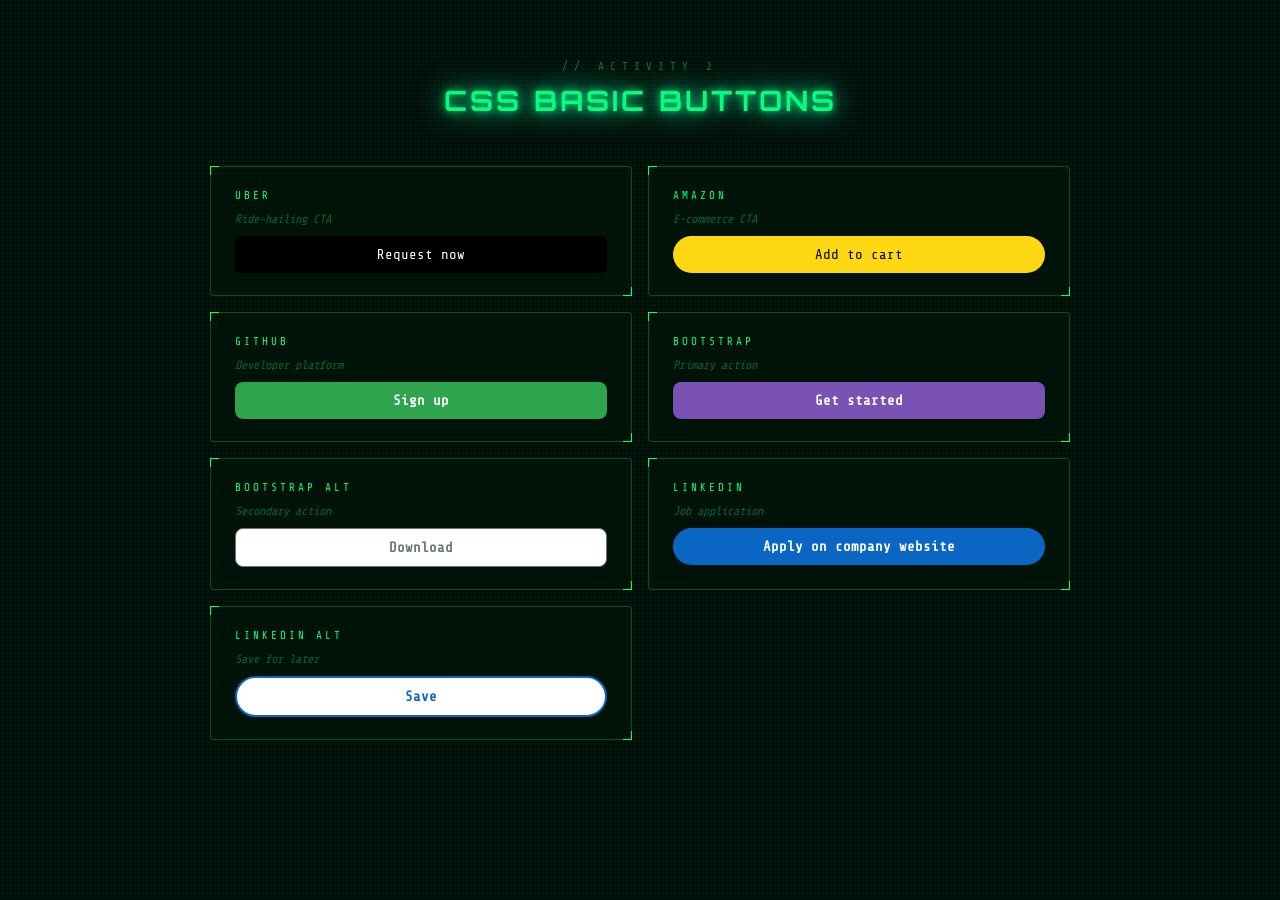
<file: olsenrey activities/Activity 2.html>
<!DOCTYPE html>
<html>
<head>
    <title>⚡ CSS Buttons</title>
    <style>
        @import url('https://fonts.googleapis.com/css2?family=Orbitron:wght@700&family=Share+Tech+Mono&display=swap');
        * { margin: 0; padding: 0; box-sizing: border-box; }
        body {
            font-family: 'Share Tech Mono', monospace;
            background: #020c06;
            min-height: 100vh;
            color: white;
            padding: 60px 40px 80px;
            display: flex;
            flex-direction: column;
            align-items: center;
            overflow-x: hidden;
        }
        body::before {
            content: '';
            position: fixed; inset: 0;
            background:
                repeating-linear-gradient(0deg, transparent, transparent 2px, rgba(0,255,128,0.03) 2px, rgba(0,255,128,0.03) 4px),
                repeating-linear-gradient(90deg, transparent, transparent 2px, rgba(0,255,128,0.02) 2px, rgba(0,255,128,0.02) 4px);
            z-index: 0; pointer-events: none;
        }
        .page-header, .btn-grid { position: relative; z-index: 1; }

        .page-header { text-align: center; margin-bottom: 48px; }
        .page-tag { font-size: 11px; letter-spacing: 6px; text-transform: uppercase; color: rgba(0,255,128,0.45); margin-bottom: 10px; }
        .page-title {
            font-family: 'Orbitron', sans-serif;
            font-size: 28px; font-weight: 700;
            color: #00ff80;
            text-shadow: 0 0 10px #00ff80, 0 0 30px #00ffcc;
            letter-spacing: 3px;
        }

        .btn-grid {
            display: grid;
            grid-template-columns: repeat(auto-fit, minmax(280px, 1fr));
            gap: 16px;
            width: 100%; max-width: 860px;
        }
        .btn-card {
            background: rgba(0, 20, 10, 0.85);
            border: 1px solid rgba(0, 255, 128, 0.25);
            border-radius: 4px;
            padding: 22px 24px;
            display: flex; flex-direction: column; gap: 10px;
            transition: border-color 0.3s, box-shadow 0.3s;
            position: relative;
        }
        .btn-card::before, .btn-card::after {
            content: ''; position: absolute;
            width: 8px; height: 8px;
            border-color: #00ff80; border-style: solid;
        }
        .btn-card::before { top: -1px; left: -1px; border-width: 1px 0 0 1px; }
        .btn-card::after  { bottom: -1px; right: -1px; border-width: 0 1px 1px 0; }
        .btn-card:hover { border-color: rgba(0,255,128,0.5); box-shadow: 0 0 20px rgba(0,255,128,0.1); }
        .btn-brand { font-size: 11px; letter-spacing: 3px; color: #00ff80; text-transform: uppercase; }
        .btn-desc  { font-size: 12px; color: rgba(0,255,128,0.35); font-style: italic; }

        .uberbutton        { background:#000; border:none; color:#fff; padding:11px 24px; font-size:14px; cursor:pointer; font-family:inherit; border-radius:6px; }
        .amazonbutton      { background:rgb(255,216,20); border:none; color:#000; padding:11px 24px; font-size:14px; border-radius:49px; cursor:pointer; font-family:inherit; }
        .githubbutton      { background:rgb(46,164,79); border:none; color:#fff; padding:11px 24px; font-size:14px; border-radius:8px; font-weight:bold; cursor:pointer; font-family:inherit; }
        .bootstrapbutton   { background:rgb(121,82,179); border:none; color:#fff; padding:11px 24px; font-size:14px; font-weight:bold; border-radius:8px; cursor:pointer; font-family:inherit; }
        .bootstrap2button  { background:#fff; border:1px solid rgb(108,117,125); color:rgb(108,117,125); padding:11px 24px; font-size:14px; font-weight:bold; border-radius:8px; cursor:pointer; font-family:inherit; }
        .linkedinbutton    { background:rgb(10,102,194); border:none; color:#fff; padding:11px 24px; font-size:14px; font-weight:bold; border-radius:49px; cursor:pointer; font-family:inherit; }
        .linkedin2button   { background:#fff; border:2px solid rgb(10,102,194); color:rgb(10,102,194); padding:11px 24px; font-size:14px; font-weight:bold; border-radius:49px; cursor:pointer; font-family:inherit; }
    </style>
</head>
<body>
    <div class="page-header">
        <p class="page-tag">// Activity 2</p>
        <h1 class="page-title">CSS BASIC BUTTONS</h1>
    </div>

    <div class="btn-grid">
        <div class="btn-card">
            <span class="btn-brand">Uber</span>
            <span class="btn-desc">Ride-hailing CTA</span>
            <button class="uberbutton">Request now</button>
        </div>
        <div class="btn-card">
            <span class="btn-brand">Amazon</span>
            <span class="btn-desc">E-commerce CTA</span>
            <button class="amazonbutton">Add to cart</button>
        </div>
        <div class="btn-card">
            <span class="btn-brand">GitHub</span>
            <span class="btn-desc">Developer platform</span>
            <button class="githubbutton">Sign up</button>
        </div>
        <div class="btn-card">
            <span class="btn-brand">Bootstrap</span>
            <span class="btn-desc">Primary action</span>
            <button class="bootstrapbutton">Get started</button>
        </div>
        <div class="btn-card">
            <span class="btn-brand">Bootstrap Alt</span>
            <span class="btn-desc">Secondary action</span>
            <button class="bootstrap2button">Download</button>
        </div>
        <div class="btn-card">
            <span class="btn-brand">LinkedIn</span>
            <span class="btn-desc">Job application</span>
            <button class="linkedinbutton">Apply on company website</button>
        </div>
        <div class="btn-card">
            <span class="btn-brand">LinkedIn Alt</span>
            <span class="btn-desc">Save for later</span>
            <button class="linkedin2button">Save</button>
        </div>
    </div>
</body>
</html>
</file>
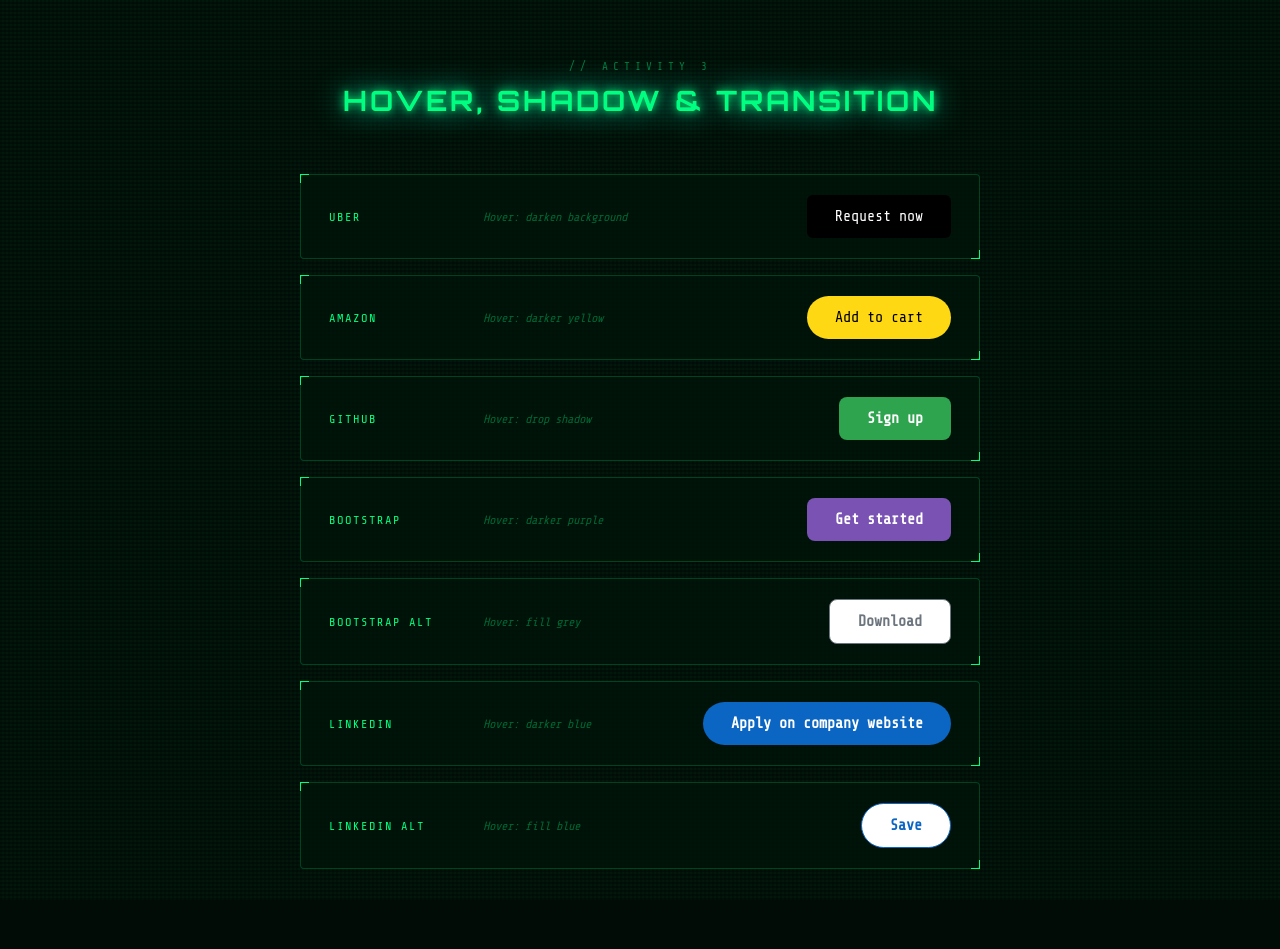
<file: olsenrey activities/Activity 3.html>
<!DOCTYPE html>
<html>
<head>
    <title>⚡ Hover & Transition</title>
    <link rel="stylesheet" type="text/css" href="3.css">
</head>
<body>

    <div class="page-header">
        <p class="page-tag">// Activity 3</p>
        <h1 class="page-title">HOVER, SHADOW & TRANSITION</h1>
    </div>

    <div class="btn-list">
        <div class="btn-row">
            <span class="btn-brand">Uber</span>
            <span class="btn-desc">Hover: darken background</span>
            <button class="uberbutton">Request now</button>
        </div>
        <div class="btn-row">
            <span class="btn-brand">Amazon</span>
            <span class="btn-desc">Hover: darker yellow</span>
            <button class="amazonbutton">Add to cart</button>
        </div>
        <div class="btn-row">
            <span class="btn-brand">GitHub</span>
            <span class="btn-desc">Hover: drop shadow</span>
            <button class="githubbutton">Sign up</button>
        </div>
        <div class="btn-row">
            <span class="btn-brand">Bootstrap</span>
            <span class="btn-desc">Hover: darker purple</span>
            <button class="bootstrapbutton">Get started</button>
        </div>
        <div class="btn-row">
            <span class="btn-brand">Bootstrap Alt</span>
            <span class="btn-desc">Hover: fill grey</span>
            <button class="bootstrap2button">Download</button>
        </div>
        <div class="btn-row">
            <span class="btn-brand">LinkedIn</span>
            <span class="btn-desc">Hover: darker blue</span>
            <button class="linkedinbutton">Apply on company website</button>
        </div>
        <div class="btn-row">
            <span class="btn-brand">LinkedIn Alt</span>
            <span class="btn-desc">Hover: fill blue</span>
            <button class="linkedin2button">Save</button>
        </div>
    </div>

</body>
</html>
</file>
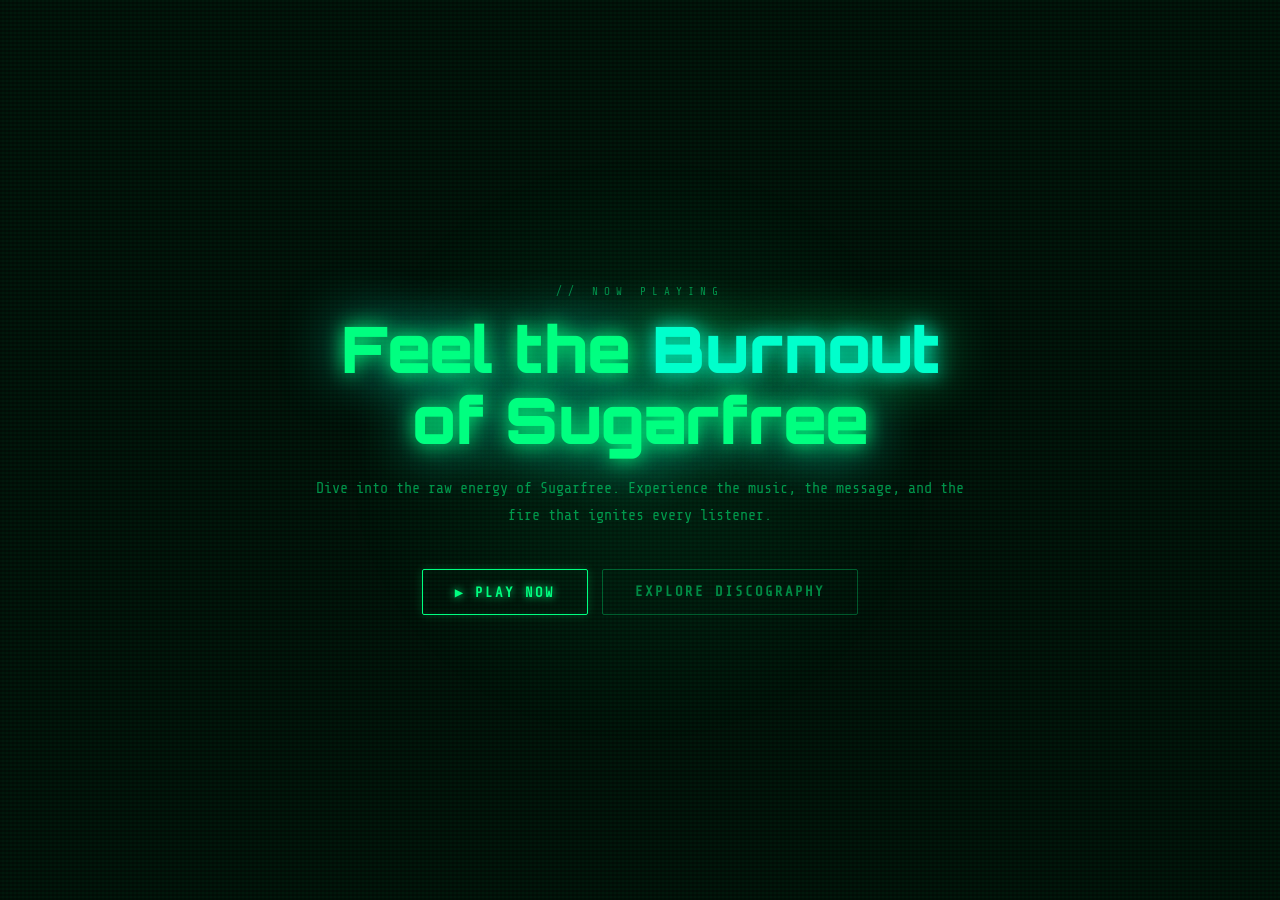
<file: olsenrey activities/Activity 5.html>
<!DOCTYPE html>
<html>
<head>
    <title>⚡ Hero Page</title>
    <style>
        @import url('https://fonts.googleapis.com/css2?family=Orbitron:wght@700;900&family=Share+Tech+Mono&display=swap');
        * { margin: 0; padding: 0; box-sizing: border-box; }
        body {
            font-family: 'Share Tech Mono', monospace;
            background: #020c06;
            min-height: 100vh;
            display: flex;
            align-items: center;
            justify-content: center;
            text-align: center;
            color: white;
            overflow: hidden;
            position: relative;
        }
        body::before {
            content: '';
            position: fixed; inset: 0;
            background:
                repeating-linear-gradient(0deg, transparent, transparent 2px, rgba(0,255,128,0.03) 2px, rgba(0,255,128,0.03) 4px),
                repeating-linear-gradient(90deg, transparent, transparent 2px, rgba(0,255,128,0.02) 2px, rgba(0,255,128,0.02) 4px);
            pointer-events: none;
        }
        body::after {
            content: '';
            position: absolute;
            width: 600px; height: 600px;
            background: radial-gradient(circle, rgba(0,255,128,0.08) 0%, transparent 70%);
            top: 50%; left: 50%;
            transform: translate(-50%, -50%);
            pointer-events: none;
        }
        .hero {
            position: relative; z-index: 1;
            max-width: 700px; padding: 40px 20px;
        }
        .hero-tag {
            font-size: 11px; letter-spacing: 6px;
            color: rgba(0,255,128,0.5); text-transform: uppercase; margin-bottom: 16px;
        }
        .hero-title {
            font-family: 'Orbitron', sans-serif;
            font-size: clamp(32px, 6vw, 64px);
            font-weight: 900; line-height: 1.1; margin-bottom: 20px;
            color: #00ff80;
            text-shadow: 0 0 20px #00ff80, 0 0 60px #00ffcc;
        }
        .hero-title span { color: #00ffcc; text-shadow: 0 0 20px #00ffcc, 0 0 60px #00ff80; }
        .hero-sub {
            font-size: 15px; color: rgba(0,255,128,0.55);
            line-height: 1.8; margin-bottom: 40px;
        }
        .hero-btns { display: flex; gap: 14px; justify-content: center; flex-wrap: wrap; }
        .btn-primary {
            padding: 14px 32px;
            background: transparent;
            color: #00ff80; font-weight: bold; font-size: 14px;
            border: 1px solid #00ff80; border-radius: 2px; cursor: pointer;
            transition: all 0.3s; font-family: inherit; letter-spacing: 2px;
            text-shadow: 0 0 8px #00ff80;
            box-shadow: 0 0 10px rgba(0,255,128,0.2), inset 0 0 10px rgba(0,255,128,0.05);
        }
        .btn-primary:hover {
            background: rgba(0,255,128,0.1);
            box-shadow: 0 0 25px rgba(0,255,128,0.4), inset 0 0 20px rgba(0,255,128,0.1);
            transform: translateY(-2px);
        }
        .btn-outline {
            padding: 14px 32px; background: transparent;
            color: rgba(0,255,128,0.5); font-weight: bold; font-size: 14px;
            border: 1px solid rgba(0,255,128,0.3); border-radius: 2px; cursor: pointer;
            transition: all 0.3s; font-family: inherit; letter-spacing: 2px;
        }
        .btn-outline:hover {
            color: #00ff80; border-color: #00ff80;
            box-shadow: 0 0 15px rgba(0,255,128,0.2);
            transform: translateY(-2px);
        }
    </style>
</head>
<body>
    <div class="hero">
        <p class="hero-tag">// Now Playing</p>
        <h1 class="hero-title">Feel the <span>Burnout</span><br>of Sugarfree</h1>
        <p class="hero-sub">Dive into the raw energy of Sugarfree. Experience the music, the message, and the fire that ignites every listener.</p>
        <div class="hero-btns">
            <button class="btn-primary">▶ PLAY NOW</button>
            <button class="btn-outline">EXPLORE DISCOGRAPHY</button>
        </div>
    </div>
</body>
</html>
</file>
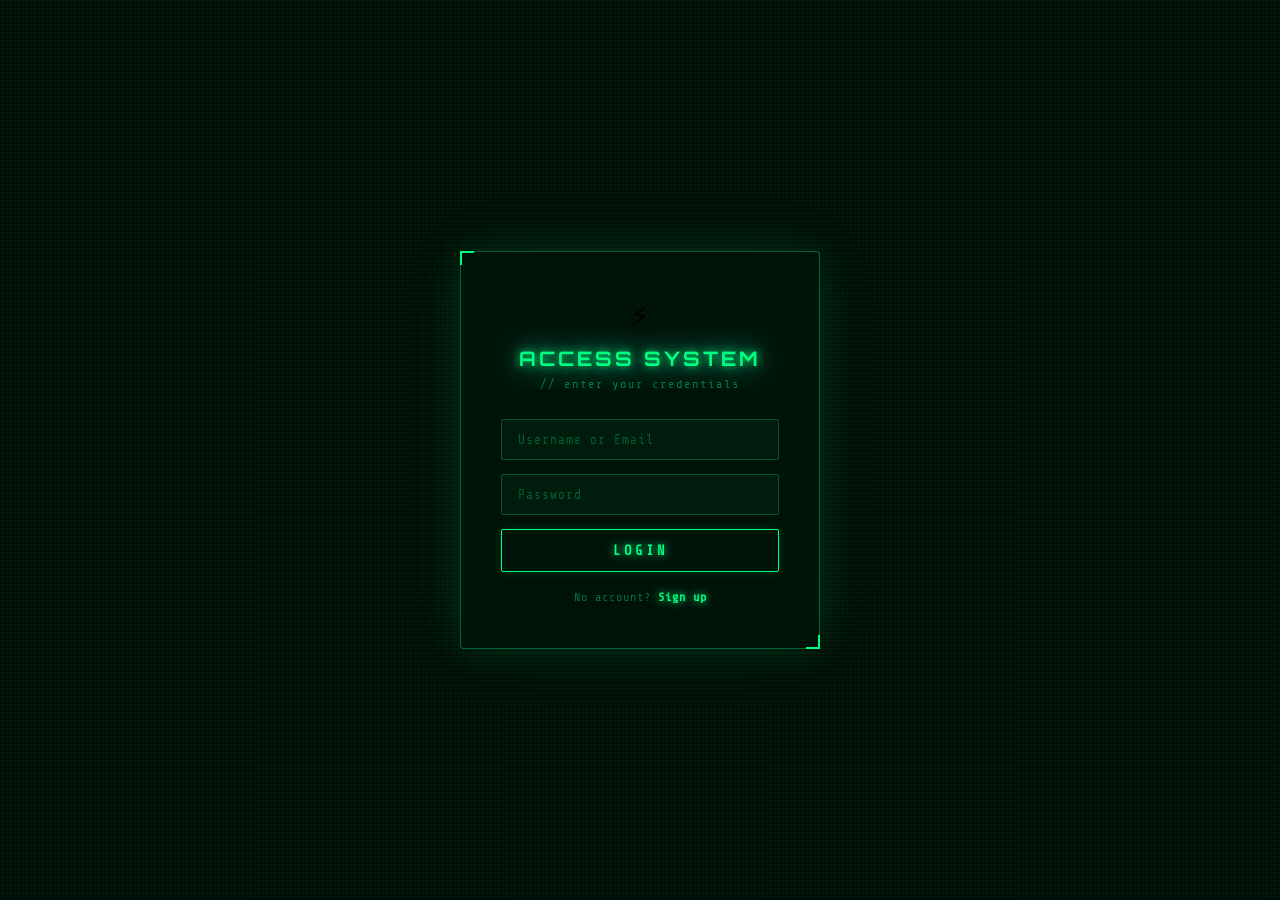
<file: olsenrey activities/Activity 6.html>
<!DOCTYPE html>
<html>
<head>
    <title>⚡ Login</title>
    <style>
        @import url('https://fonts.googleapis.com/css2?family=Orbitron:wght@700&family=Share+Tech+Mono&display=swap');
        * { margin: 0; padding: 0; box-sizing: border-box; }
        body {
            font-family: 'Share Tech Mono', monospace;
            background: #020c06;
            min-height: 100vh;
            display: flex;
            align-items: center;
            justify-content: center;
            overflow: hidden;
        }
        body::before {
            content: '';
            position: fixed; inset: 0;
            background:
                repeating-linear-gradient(0deg, transparent, transparent 2px, rgba(0,255,128,0.03) 2px, rgba(0,255,128,0.03) 4px),
                repeating-linear-gradient(90deg, transparent, transparent 2px, rgba(0,255,128,0.02) 2px, rgba(0,255,128,0.02) 4px);
            pointer-events: none;
        }
        .login-box {
            position: relative; z-index: 1;
            background: rgba(0, 20, 10, 0.85);
            border: 1px solid rgba(0, 255, 128, 0.35);
            border-radius: 4px;
            padding: 44px 40px;
            width: 360px;
            text-align: center;
            box-shadow: 0 0 40px rgba(0,255,128,0.1), 0 0 80px rgba(0,255,128,0.05);
        }
        .login-box::before, .login-box::after {
            content: ''; position: absolute;
            width: 12px; height: 12px;
            border-color: #00ff80; border-style: solid;
        }
        .login-box::before { top: -1px; left: -1px; border-width: 2px 0 0 2px; }
        .login-box::after  { bottom: -1px; right: -1px; border-width: 0 2px 2px 0; }

        .login-box .icon { font-size: 32px; margin-bottom: 12px; }
        .login-box h1 {
            font-family: 'Orbitron', sans-serif;
            font-size: 20px; margin-bottom: 6px;
            color: #00ff80;
            text-shadow: 0 0 10px #00ff80, 0 0 30px #00ffcc;
            letter-spacing: 3px;
        }
        .login-box p { color: rgba(0,255,128,0.45); font-size: 12px; margin-bottom: 28px; letter-spacing: 2px; }
        .login-box input {
            width: 100%; padding: 12px 16px; margin-bottom: 14px;
            border-radius: 2px; border: 1px solid rgba(0,255,128,0.25);
            background: rgba(0,255,128,0.04); color: #00ff80;
            font-size: 13px; outline: none; transition: border 0.3s, box-shadow 0.3s;
            font-family: inherit; letter-spacing: 1px;
        }
        .login-box input::placeholder { color: rgba(0,255,128,0.3); }
        .login-box input:focus { border-color: #00ff80; box-shadow: 0 0 10px rgba(0,255,128,0.2); }
        .login-box button {
            width: 100%; padding: 13px;
            background: transparent;
            color: #00ff80; font-weight: bold; font-size: 14px;
            border: 1px solid #00ff80; border-radius: 2px; cursor: pointer;
            transition: all 0.3s; font-family: inherit; letter-spacing: 3px;
            text-shadow: 0 0 8px #00ff80;
            box-shadow: 0 0 10px rgba(0,255,128,0.15), inset 0 0 10px rgba(0,255,128,0.05);
        }
        .login-box button:hover {
            background: rgba(0,255,128,0.1);
            box-shadow: 0 0 25px rgba(0,255,128,0.35), inset 0 0 20px rgba(0,255,128,0.08);
        }
        .login-box .link { margin-top: 18px; font-size: 12px; color: rgba(0,255,128,0.4); letter-spacing: 1px; }
        .login-box .link a { color: #00ff80; text-decoration: none; font-weight: bold; text-shadow: 0 0 8px #00ff80; }
    </style>
</head>
<body>
    <div class="login-box">
        <div class="icon">⚡</div>
        <h1>ACCESS SYSTEM</h1>
        <p>// enter your credentials</p>
        <input type="text" placeholder="Username or Email">
        <input type="password" placeholder="Password">
        <button>LOGIN</button>
        <div class="link">No account? <a href="#">Sign up</a></div>
    </div>
</body>
</html>
</file>
<file: olsenrey activities/3.css>
@import url('https://fonts.googleapis.com/css2?family=Orbitron:wght@700&family=Share+Tech+Mono&display=swap');
* { margin: 0; padding: 0; box-sizing: border-box; }
body {
    font-family: 'Share Tech Mono', monospace;
    background: #020c06;
    min-height: 100vh;
    color: white;
    padding: 60px 40px 80px;
    display: flex;
    flex-direction: column;
    align-items: center;
    overflow-x: hidden;
}
body::before {
    content: '';
    position: fixed; inset: 0;
    background:
        repeating-linear-gradient(0deg, transparent, transparent 2px, rgba(0,255,128,0.03) 2px, rgba(0,255,128,0.03) 4px),
        repeating-linear-gradient(90deg, transparent, transparent 2px, rgba(0,255,128,0.02) 2px, rgba(0,255,128,0.02) 4px);
    z-index: 0; pointer-events: none;
}
.page-header, .btn-list { position: relative; z-index: 1; }

.page-header { text-align: center; margin-bottom: 56px; }
.page-tag { font-size: 11px; letter-spacing: 5px; color: rgba(0,255,128,0.45); text-transform: uppercase; margin-bottom: 10px; }
.page-title {
    font-family: 'Orbitron', sans-serif;
    font-size: 28px; font-weight: 700;
    color: #00ff80;
    text-shadow: 0 0 10px #00ff80, 0 0 30px #00ffcc;
    letter-spacing: 3px;
}

.btn-list { display: flex; flex-direction: column; gap: 16px; width: 100%; max-width: 680px; }

.btn-row {
    display: flex; align-items: center; gap: 24px;
    background: rgba(0, 20, 10, 0.85);
    border: 1px solid rgba(0, 255, 128, 0.2); border-radius: 4px;
    padding: 20px 28px;
    transition: border-color 0.3s, box-shadow 0.3s;
    position: relative;
}
.btn-row::before, .btn-row::after {
    content: ''; position: absolute;
    width: 8px; height: 8px;
    border-color: #00ff80; border-style: solid;
}
.btn-row::before { top: -1px; left: -1px; border-width: 1px 0 0 1px; }
.btn-row::after  { bottom: -1px; right: -1px; border-width: 0 1px 1px 0; }
.btn-row:hover { border-color: rgba(0,255,128,0.5); box-shadow: 0 0 20px rgba(0,255,128,0.1); }

.btn-brand { width: 130px; flex-shrink: 0; font-size: 12px; letter-spacing: 2px; color: #00ff80; text-transform: uppercase; }
.btn-desc  { flex: 1; font-size: 12px; color: rgba(0,255,128,0.35); font-style: italic; }

.uberbutton { background-color: #000; border: none; color: white; padding: 13px 28px; font-size: 15px; cursor: pointer; font-family: inherit; border-radius: 6px; transition: background-color 0.5s ease; }
.uberbutton:hover { background-color: rgba(0,0,0,0.5); }

.amazonbutton { background-color: rgb(255,216,20); border: none; color: #000; padding: 13px 28px; font-size: 15px; border-radius: 49px; cursor: pointer; font-family: inherit; transition: background-color 0.5s ease; }
.amazonbutton:hover { background-color: rgb(207,178,31); }

.githubbutton { background-color: rgb(46,164,79); border: none; color: white; padding: 13px 28px; font-size: 15px; border-radius: 8px; font-weight: bold; cursor: pointer; font-family: inherit; transition: box-shadow 0.5s ease; }
.githubbutton:hover { box-shadow: 0 6px 18px rgba(0,0,0,0.8), 0 0 12px rgba(46,164,79,0.6); }

.bootstrapbutton { background-color: rgb(121,82,179); border: none; color: white; padding: 13px 28px; font-size: 15px; font-weight: bold; border-radius: 8px; cursor: pointer; font-family: inherit; transition: background-color 0.5s ease; }
.bootstrapbutton:hover { background-color: rgb(75,44,124); }

.bootstrap2button { background-color: white; border: 1px solid rgb(108,117,125); color: rgb(108,117,125); padding: 13px 28px; font-size: 15px; font-weight: bold; border-radius: 8px; cursor: pointer; font-family: inherit; transition: background-color 0.5s ease, color 0.5s ease; }
.bootstrap2button:hover { background-color: rgb(108,117,125); color: white; }

.linkedinbutton { background-color: rgb(10,102,194); border: none; color: white; padding: 13px 28px; font-size: 15px; font-weight: bold; border-radius: 49px; cursor: pointer; font-family: inherit; transition: background-color 0.5s ease; }
.linkedinbutton:hover { background-color: rgb(19,82,146); }

.linkedin2button { background-color: white; border: 1px solid rgb(10,102,194); color: rgb(10,102,194); padding: 13px 28px; font-size: 15px; font-weight: bold; border-radius: 49px; cursor: pointer; font-family: inherit; }
.linkedin2button:hover { background-color: rgb(76,159,243); border: 3px solid rgb(10,102,194); color: white; }
</file>
